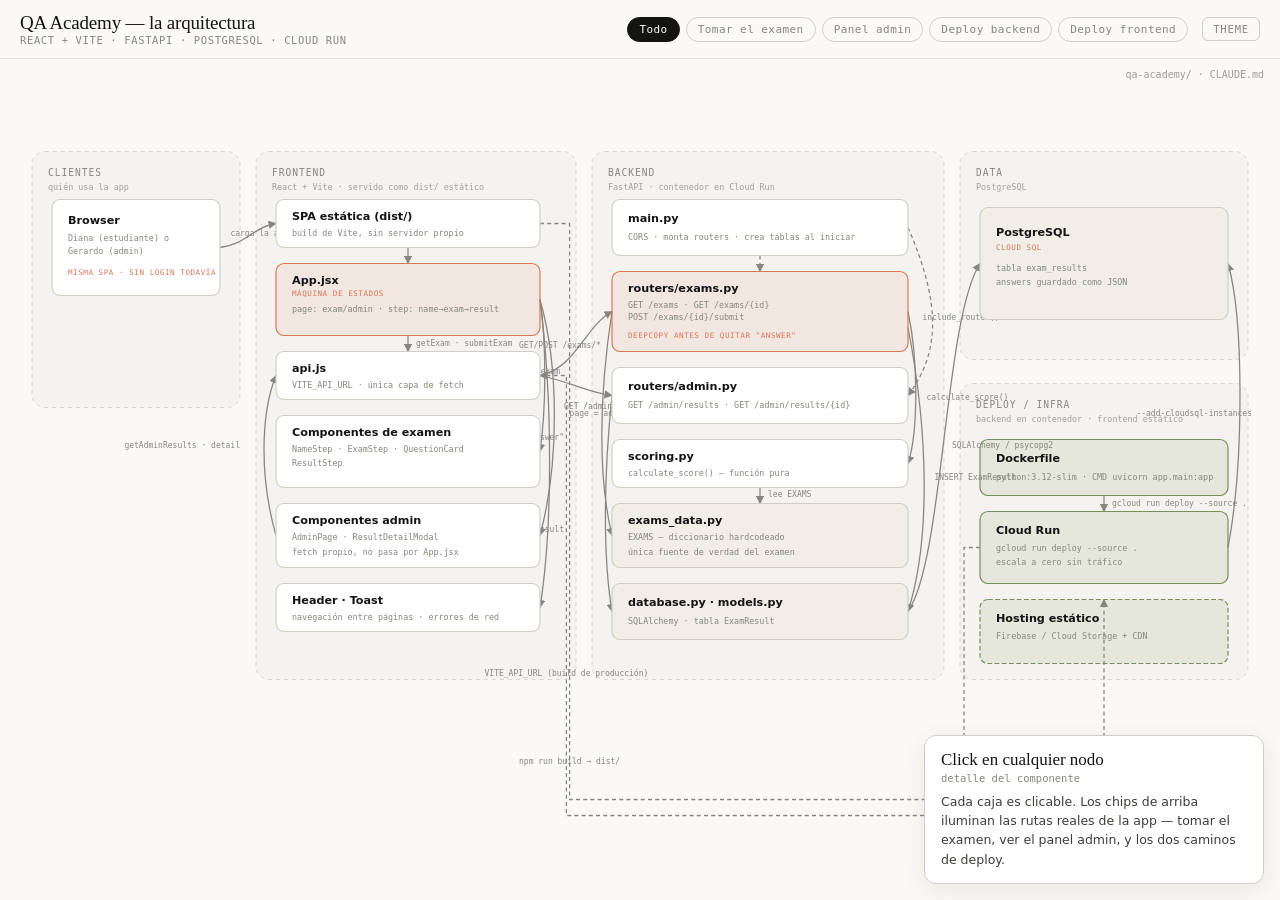
<file: qa-academy/docs/architecture.html>
<!doctype html>
<html lang="es">
<head>
<meta charset="utf-8">
<meta name="viewport" content="width=device-width, initial-scale=1">
<title>QA Academy — arquitectura</title>
<script>
  (function () {
    const saved = localStorage.getItem('theme');
    const dark = saved ? saved === 'dark' : matchMedia('(prefers-color-scheme: dark)').matches;
    document.documentElement.classList.toggle('dark', dark);
  })();
</script>
<style>
  :root {
    --bg: #FAF9F5; --surface: #FFFFFF; --surface2: #F0EEE6;
    --ink: #141413; --body: #3D3D3A; --muted: #87867F;
    --line: #D1CFC5; --line-soft: #E6E3DA;
    --clay: #D97757; --clay-soft: rgba(217,119,87,0.10);
    --olive: #788C5D; --olive-soft: rgba(120,140,93,0.12);
    --gold: #C9A45C; --blue: #5B7E96;
    --zone: rgba(20,20,19,0.025); --zone-line: #D1CFC5;
    --serif: ui-serif, Georgia, "Times New Roman", serif;
    --sans: system-ui, -apple-system, "Segoe UI", Roboto, sans-serif;
    --mono: ui-monospace, "SF Mono", Menlo, Consolas, monospace;
  }
  html.dark {
    --bg: #141413; --surface: #1F1F1D; --surface2: #2A2A28;
    --ink: #FAF9F5; --body: #D1CFC5; --muted: #87867F;
    --line: #3D3D3A; --line-soft: #2A2A28;
    --clay: #E48A6E; --clay-soft: rgba(228,138,110,0.14);
    --olive: #9DB07C; --olive-soft: rgba(157,176,124,0.16);
    --gold: #D4B36F; --blue: #7FA3BC;
    --zone: rgba(250,249,245,0.03); --zone-line: #3D3D3A;
  }
  * { box-sizing: border-box; margin: 0; padding: 0; }
  html, body { height: 100%; }
  body {
    background: var(--bg); color: var(--body); font-family: var(--sans);
    -webkit-font-smoothing: antialiased; display: flex; flex-direction: column; overflow: hidden;
  }

  /* ── top bar ─────────────────────────────── */
  .bar {
    display: flex; align-items: center; gap: 14px; flex-wrap: wrap;
    padding: 12px 20px; border-bottom: 1px solid var(--line-soft); flex: none;
  }
  .bar h1 { font-family: var(--serif); font-weight: 500; font-size: 19px; color: var(--ink); letter-spacing: -0.01em; }
  .bar .sub { font-family: var(--mono); font-size: 10.5px; color: var(--muted); letter-spacing: 0.06em; text-transform: uppercase; }
  .spacer { flex: 1; }
  .chips { display: flex; gap: 6px; flex-wrap: wrap; }
  .chip {
    font-family: var(--mono); font-size: 11px; letter-spacing: 0.04em;
    padding: 5px 11px; border: 1px solid var(--line); border-radius: 999px;
    background: transparent; color: var(--muted); cursor: pointer; transition: all .15s ease;
  }
  .chip:hover { color: var(--ink); border-color: var(--muted); }
  .chip.on { background: var(--ink); border-color: var(--ink); color: var(--bg); }
  #themeToggle {
    font-family: var(--mono); font-size: 10.5px; text-transform: uppercase; letter-spacing: 0.08em;
    padding: 5px 10px; border: 1px solid var(--line); border-radius: 6px;
    background: transparent; color: var(--muted); cursor: pointer;
  }
  #themeToggle:hover { color: var(--ink); border-color: var(--muted); }

  /* ── stage ───────────────────────────────── */
  .stage { flex: 1; position: relative; min-height: 0; }
  .stage svg { position: absolute; inset: 0; width: 100%; height: 100%; display: block; }

  /* zones */
  .zone rect { fill: var(--zone); stroke: var(--zone-line); stroke-width: 1; stroke-dasharray: 5 5; rx: 16; }
  .zone .ztitle { font-family: var(--mono); font-size: 12px; letter-spacing: 0.1em; text-transform: uppercase; fill: var(--muted); }
  .zone .zsub { font-family: var(--mono); font-size: 10.5px; fill: var(--muted); opacity: 0.75; }

  /* nodes */
  .node { cursor: pointer; }
  .node rect { fill: var(--surface); stroke: var(--line); stroke-width: 1.5; rx: 10; transition: stroke .15s ease, filter .15s ease; }
  .node:hover rect { stroke: var(--muted); }
  .node.sel rect { stroke: var(--clay) !important; stroke-width: 2; }
  .node .t  { font-family: var(--sans); font-size: 14px; font-weight: 600; fill: var(--ink); pointer-events: none; }
  .node .m  { font-family: var(--mono); font-size: 10.5px; fill: var(--muted); pointer-events: none; }
  .node .k  { font-family: var(--mono); font-size: 9.5px; letter-spacing: 0.07em; text-transform: uppercase; fill: var(--clay); pointer-events: none; }
  .node.gate rect { fill: var(--clay-soft); stroke: var(--clay); }
  .node.store rect { fill: var(--surface2); }
  .node.infra rect { fill: var(--olive-soft); stroke: var(--olive); }
  .node.ext rect { stroke-dasharray: 6 3; }

  /* edges */
  .edge { stroke: var(--muted); stroke-width: 1.6; fill: none; marker-end: url(#a-mut); transition: opacity .2s ease, stroke .2s ease; }
  .edge.dash { stroke-dasharray: 5 4; }
  .elbl { font-family: var(--mono); font-size: 10px; fill: var(--muted); transition: opacity .2s ease; }

  /* flow highlighting */
  .stage.flowing .edge { opacity: 0.12; }
  .stage.flowing .elbl { opacity: 0.12; }
  .stage.flowing .node { opacity: 0.30; }
  .stage.flowing .zone { opacity: 0.45; }
  .stage.flowing .edge.lit {
    opacity: 1; stroke: var(--clay); marker-end: url(#a-clay);
    stroke-dasharray: 7 5; animation: march 0.9s linear infinite;
  }
  .stage.flowing .elbl.lit { opacity: 1; fill: var(--clay); font-weight: 700; }
  .stage.flowing .node.lit { opacity: 1; }
  .stage.flowing .node.lit rect { stroke: var(--clay); }
  @keyframes march { to { stroke-dashoffset: -12; } }
  @media (prefers-reduced-motion: reduce) { .stage.flowing .edge.lit { animation: none; } }

  /* ── floating cards ──────────────────────── */
  .card {
    position: absolute; max-width: 360px;
    background: var(--surface); border: 1px solid var(--line); border-radius: 12px;
    padding: 14px 16px; box-shadow: 0 6px 24px rgba(0,0,0,0.08);
  }
  #detail { right: 16px; bottom: 16px; width: 340px; }
  #detail h3 { font-family: var(--serif); font-weight: 500; font-size: 17px; color: var(--ink); margin-bottom: 2px; }
  #detail .meta { font-family: var(--mono); font-size: 10.5px; color: var(--muted); margin-bottom: 8px; }
  #detail p { font-size: 12.5px; line-height: 1.55; }
  #detail p code, #flowcap code { font-family: var(--mono); font-size: 11px; color: var(--clay); background: var(--clay-soft); padding: 1px 4px; border-radius: 4px; }
  #flowcap { left: 16px; bottom: 16px; max-width: 460px; display: none; }
  #flowcap.show { display: block; }
  #flowcap .fname { font-family: var(--mono); font-size: 10.5px; letter-spacing: 0.08em; text-transform: uppercase; color: var(--clay); margin-bottom: 6px; }
  #flowcap ol { margin-left: 18px; }
  #flowcap li { font-size: 12.5px; line-height: 1.55; margin-bottom: 2px; }
  .src { position: absolute; top: 10px; right: 16px; font-family: var(--mono); font-size: 10px; color: var(--muted); opacity: 0.8; }
  @media (max-width: 880px) {
    body { overflow: auto; }
    .stage { min-height: 70vh; }
    #detail { position: static; width: auto; margin: 10px 16px; }
    #flowcap { position: static; margin: 0 16px 16px; }
  }
</style>
</head>
<body>

<div class="bar">
  <div>
    <h1>QA Academy — la arquitectura</h1>
    <div class="sub">React + Vite · FastAPI · PostgreSQL · Cloud Run</div>
  </div>
  <div class="spacer"></div>
  <div class="chips" id="chips">
    <button class="chip on" data-flow="all">Todo</button>
    <button class="chip" data-flow="exam">Tomar el examen</button>
    <button class="chip" data-flow="admin">Panel admin</button>
    <button class="chip" data-flow="deploy-be">Deploy backend</button>
    <button class="chip" data-flow="deploy-fe">Deploy frontend</button>
  </div>
  <button id="themeToggle">Theme</button>
</div>

<div class="stage" id="stage">
<svg viewBox="0 0 1600 1000" preserveAspectRatio="xMidYMid meet" role="img" aria-label="Diagrama de arquitectura de QA Academy">
  <defs>
    <marker id="a-mut" viewBox="0 0 10 10" refX="9" refY="5" markerWidth="6.5" markerHeight="6.5" orient="auto-start-reverse">
      <path d="M0,0 L10,5 L0,10 z" style="fill: var(--muted)"/>
    </marker>
    <marker id="a-clay" viewBox="0 0 10 10" refX="9" refY="5" markerWidth="6.5" markerHeight="6.5" orient="auto-start-reverse">
      <path d="M0,0 L10,5 L0,10 z" style="fill: var(--clay)"/>
    </marker>
  </defs>

  <!-- ── zones ─────────────────────────────── -->
  <g class="zone" id="z-clients">
    <rect x="40" y="90" width="260" height="320"/>
    <text class="ztitle" x="60" y="120">Clientes</text>
    <text class="zsub" x="60" y="138">quién usa la app</text>
  </g>
  <g class="zone" id="z-frontend">
    <rect x="320" y="90" width="400" height="660"/>
    <text class="ztitle" x="340" y="120">Frontend</text>
    <text class="zsub" x="340" y="138">React + Vite · servido como dist/ estático</text>
  </g>
  <g class="zone" id="z-backend">
    <rect x="740" y="90" width="440" height="660"/>
    <text class="ztitle" x="760" y="120">Backend</text>
    <text class="zsub" x="760" y="138">FastAPI · contenedor en Cloud Run</text>
  </g>
  <g class="zone" id="z-data">
    <rect x="1200" y="90" width="360" height="260"/>
    <text class="ztitle" x="1220" y="120">Data</text>
    <text class="zsub" x="1220" y="138">PostgreSQL</text>
  </g>
  <g class="zone" id="z-infra">
    <rect x="1200" y="380" width="360" height="370"/>
    <text class="ztitle" x="1220" y="410">Deploy / Infra</text>
    <text class="zsub" x="1220" y="428">backend en contenedor · frontend estático</text>
  </g>

  <!-- ── edges ─────────────────────────────── -->
  <path class="edge" id="e1" d="M275,210 C 310,205 315,185 345,180"/>
  <path class="edge" id="e2" d="M510,210 L510,230"/>
  <path class="edge" id="e3" d="M510,320 L510,340"/>
  <path class="edge" id="e4" d="M675,275 C 683,330 683,410 675,465"/>
  <path class="edge" id="e5" d="M675,275 C 699,360 699,480 675,570"/>
  <path class="edge" id="e6" d="M675,275 C 691,400 691,560 675,660"/>
  <path class="edge" id="e7" d="M345,570 C 325,500 325,420 345,370"/>
  <path class="edge" id="e8" d="M675,370 C 720,360 730,310 765,290"/>
  <path class="edge" id="e9" d="M675,370 C 720,380 730,390 765,395"/>
  <path class="edge" id="e10" d="M765,290 C 748,400 748,500 765,570"/>
  <path class="edge" id="e11" d="M1135,290 C 1148,350 1148,440 1135,480"/>
  <path class="edge" id="e12" d="M950,510 L950,530"/>
  <path class="edge" id="e13" d="M1135,310 C 1162,450 1162,580 1135,665"/>
  <path class="edge" id="e14" d="M765,395 C 754,500 754,600 765,665"/>
  <path class="edge" id="e15" d="M1135,665 C 1180,600 1180,300 1225,230"/>
  <path class="edge dash" id="e16" d="M950,220 L950,240"/>
  <path class="edge dash" id="e17" d="M1135,185 C 1176,280 1176,340 1135,395"/>
  <path class="edge" id="e18" d="M1380,520 L1380,540"/>
  <path class="edge" id="e19" d="M1535,585 C 1555,480 1555,300 1535,230"/>
  <path class="edge dash" id="e20" d="M675,180 L712,180 L712,900 L1380,900 L1380,650"/>
  <path class="edge dash" id="e21" d="M1225,585 L1205,585 L1205,920 L708,920 L708,370 L675,370"/>

  <!-- edge labels -->
  <text class="elbl" data-e="e1" x="288" y="195">carga la app</text>
  <text class="elbl" data-e="e3" x="520" y="333">getExam · submitExam</text>
  <text class="elbl" data-e="e4" x="700" y="368" text-anchor="end">step = exam</text>
  <text class="elbl" data-e="e5" x="712" y="420">page = admin</text>
  <text class="elbl" data-e="e7" x="300" y="460" text-anchor="end">getAdminResults · detail</text>
  <text class="elbl" data-e="e8" x="700" y="335" text-anchor="middle">GET/POST /exams/*</text>
  <text class="elbl" data-e="e9" x="705" y="412">GET /admin/*</text>
  <text class="elbl" data-e="e10" x="705" y="450" text-anchor="end">deepcopy + strip "answer"</text>
  <text class="elbl" data-e="e11" x="1158" y="400">calculate_score()</text>
  <text class="elbl" data-e="e12" x="960" y="522">lee EXAMS</text>
  <text class="elbl" data-e="e13" x="1168" y="500">INSERT ExamResult</text>
  <text class="elbl" data-e="e14" x="705" y="565" text-anchor="end">SELECT ExamResult</text>
  <text class="elbl" data-e="e15" x="1190" y="460">SQLAlchemy / psycopg2</text>
  <text class="elbl" data-e="e17" x="1153" y="300">include_router()</text>
  <text class="elbl" data-e="e18" x="1390" y="533">gcloud run deploy --source .</text>
  <text class="elbl" data-e="e19" x="1565" y="420" text-anchor="end">--add-cloudsql-instances</text>
  <text class="elbl" data-e="e20" x="712" y="855" text-anchor="middle">npm run build → dist/</text>
  <text class="elbl" data-e="e21" x="708" y="745" text-anchor="middle">VITE_API_URL (build de producción)</text>

  <!-- ── nodes: clientes ───────────────────── -->
  <g class="node" data-k="browser">
    <rect x="65" y="150" width="210" height="120"/>
    <text class="t" x="85" y="180">Browser</text>
    <text class="m" x="85" y="202">Diana (estudiante) o</text>
    <text class="m" x="85" y="218">Gerardo (admin)</text>
    <text class="k" x="85" y="244">misma SPA · sin login todavía</text>
  </g>

  <!-- ── nodes: frontend ────────────────────── -->
  <g class="node" data-k="spa">
    <rect x="345" y="150" width="330" height="60"/>
    <text class="t" x="365" y="175">SPA estática (dist/)</text>
    <text class="m" x="365" y="196">build de Vite, sin servidor propio</text>
  </g>
  <g class="node gate" data-k="appjsx">
    <rect x="345" y="230" width="330" height="90"/>
    <text class="t" x="365" y="255">App.jsx</text>
    <text class="k" x="365" y="271">máquina de estados</text>
    <text class="m" x="365" y="291">page: exam/admin · step: name→exam→result</text>
  </g>
  <g class="node" data-k="apijs">
    <rect x="345" y="340" width="330" height="60"/>
    <text class="t" x="365" y="365">api.js</text>
    <text class="m" x="365" y="386">VITE_API_URL · única capa de fetch</text>
  </g>
  <g class="node" data-k="examcomp">
    <rect x="345" y="420" width="330" height="90"/>
    <text class="t" x="365" y="445">Componentes de examen</text>
    <text class="m" x="365" y="466">NameStep · ExamStep · QuestionCard</text>
    <text class="m" x="365" y="483">ResultStep</text>
  </g>
  <g class="node" data-k="admincomp">
    <rect x="345" y="530" width="330" height="80"/>
    <text class="t" x="365" y="555">Componentes admin</text>
    <text class="m" x="365" y="576">AdminPage · ResultDetailModal</text>
    <text class="m" x="365" y="594">fetch propio, no pasa por App.jsx</text>
  </g>
  <g class="node" data-k="headertoast">
    <rect x="345" y="630" width="330" height="60"/>
    <text class="t" x="365" y="655">Header · Toast</text>
    <text class="m" x="365" y="676">navegación entre páginas · errores de red</text>
  </g>

  <!-- ── nodes: backend ─────────────────────── -->
  <g class="node" data-k="mainpy">
    <rect x="765" y="150" width="370" height="70"/>
    <text class="t" x="785" y="178">main.py</text>
    <text class="m" x="785" y="200">CORS · monta routers · crea tablas al iniciar</text>
  </g>
  <g class="node gate" data-k="routerexams">
    <rect x="765" y="240" width="370" height="100"/>
    <text class="t" x="785" y="265">routers/exams.py</text>
    <text class="m" x="785" y="285">GET /exams · GET /exams/{id}</text>
    <text class="m" x="785" y="301">POST /exams/{id}/submit</text>
    <text class="k" x="785" y="323">deepcopy antes de quitar "answer"</text>
  </g>
  <g class="node" data-k="routeradmin">
    <rect x="765" y="360" width="370" height="70"/>
    <text class="t" x="785" y="388">routers/admin.py</text>
    <text class="m" x="785" y="410">GET /admin/results · GET /admin/results/{id}</text>
  </g>
  <g class="node" data-k="scoring">
    <rect x="765" y="450" width="370" height="60"/>
    <text class="t" x="785" y="475">scoring.py</text>
    <text class="m" x="785" y="496">calculate_score() — función pura</text>
  </g>
  <g class="node store" data-k="examsdata">
    <rect x="765" y="530" width="370" height="80"/>
    <text class="t" x="785" y="555">exams_data.py</text>
    <text class="m" x="785" y="576">EXAMS — diccionario hardcodeado</text>
    <text class="m" x="785" y="594">única fuente de verdad del examen</text>
  </g>
  <g class="node store" data-k="dbmodels">
    <rect x="765" y="630" width="370" height="70"/>
    <text class="t" x="785" y="658">database.py · models.py</text>
    <text class="m" x="785" y="680">SQLAlchemy · tabla ExamResult</text>
  </g>

  <!-- ── nodes: data ─────────────────────────── -->
  <g class="node store" data-k="postgres">
    <rect x="1225" y="160" width="310" height="140"/>
    <text class="t" x="1245" y="195">PostgreSQL</text>
    <text class="k" x="1245" y="213">Cloud SQL</text>
    <text class="m" x="1245" y="239">tabla exam_results</text>
    <text class="m" x="1245" y="257">answers guardado como JSON</text>
  </g>

  <!-- ── nodes: infra ─────────────────────────── -->
  <g class="node infra" data-k="dockerfile">
    <rect x="1225" y="450" width="310" height="70"/>
    <text class="t" x="1245" y="478">Dockerfile</text>
    <text class="m" x="1245" y="500">python:3.12-slim · CMD uvicorn app.main:app</text>
  </g>
  <g class="node infra" data-k="cloudrun">
    <rect x="1225" y="540" width="310" height="90"/>
    <text class="t" x="1245" y="568">Cloud Run</text>
    <text class="m" x="1245" y="589">gcloud run deploy --source .</text>
    <text class="m" x="1245" y="607">escala a cero sin tráfico</text>
  </g>
  <g class="node infra ext" data-k="statichost">
    <rect x="1225" y="650" width="310" height="80"/>
    <text class="t" x="1245" y="678">Hosting estático</text>
    <text class="m" x="1245" y="699">Firebase / Cloud Storage + CDN</text>
  </g>
</svg>

  <div class="src">qa-academy/ · CLAUDE.md</div>

  <div class="card" id="flowcap">
    <div class="fname" id="f-name"></div>
    <ol id="f-steps"></ol>
  </div>

  <div class="card" id="detail">
    <h3 id="d-title">Click en cualquier nodo</h3>
    <div class="meta" id="d-meta">detalle del componente</div>
    <p id="d-body">Cada caja es clicable. Los chips de arriba iluminan las rutas reales de la app — tomar el examen, ver el panel admin, y los dos caminos de deploy.</p>
  </div>
</div>
<script>
const DETAIL = {
  browser: { t:"Browser", m:"cliente · sin auth todavía", b:"Misma SPA para los dos roles. Diana usa la pestaña Examen; Gerardo, la pestaña Admin. El login para cada uno está en el roadmap, no implementado aún." },
  spa: { t:"SPA estática (dist/)", m:"frontend · build de Vite", b:"<code>npm run build</code> genera HTML/JS/CSS estáticos en <code>frontend/dist/</code>. No necesita servidor propio — se sirve desde cualquier hosting estático (Firebase, Cloud Storage + CDN) o se abre en local con <code>npm run dev</code>." },
  appjsx: { t:"App.jsx", m:"dueño del estado de alto nivel", b:"Controla qué página se ve (<code>exam</code> / <code>admin</code>) y en qué paso del examen está el alumno (<code>name → exam → result</code>), más el toast compartido. El resto de los componentes son en su mayoría presentacionales." },
  apijs: { t:"api.js", m:"única capa de fetch", b:"Todo el tráfico hacia el backend pasa por aquí. La URL base viene de <code>VITE_API_URL</code>, una variable de Vite que se inyecta en <b>build time</b> — no se puede cambiar después de generar el <code>dist/</code>." },
  examcomp: { t:"Componentes de examen", m:"NameStep · ExamStep · QuestionCard · ResultStep", b:"Presentacionales: reciben todo por props desde App.jsx. ExamStep calcula el progreso en vivo; ResultStep pinta el detalle pregunta por pregunta tras el submit." },
  admincomp: { t:"Componentes admin", m:"AdminPage · ResultDetailModal", b:"A diferencia de los componentes de examen, <b>AdminPage maneja su propio fetch</b> y el estado del modal de detalle de forma independiente — no pasa por el estado de App.jsx." },
  headertoast: { t:"Header · Toast", m:"siempre montados", b:"Header controla la navegación entre Examen y Admin. Toast muestra errores de red o validaciones simples, como recordar que hace falta escribir el nombre." },
  mainpy: { t:"main.py", m:"app/main.py", b:"Crea la app de FastAPI, agrega CORS (<code>allow_origins=[\"*\"]</code> — abierto por ahora), corre <code>Base.metadata.create_all()</code> al iniciar, y monta los dos routers." },
  routerexams: { t:"routers/exams.py", m:"GET /exams · GET /exams/{id} · POST /exams/{id}/submit", b:"<b>Detalle que mordió una vez:</b> <code>GET /exams/{id}</code> tiene que devolver un <code>copy.deepcopy()</code> del examen antes de quitar la respuesta correcta. La primera versión mutaba el diccionario <code>EXAMS</code> directamente — después de la primera consulta, calificar cualquier intento fallaba porque la respuesta correcta ya no existía en memoria." },
  routeradmin: { t:"routers/admin.py", m:"GET /admin/results · GET /admin/results/{id}", b:"Solo lectura sobre los <code>ExamResult</code> ya guardados. No conoce el contenido de los exámenes, solo lo que quedó persistido en la base." },
  scoring: { t:"scoring.py", m:"calculate_score() — función pura", b:"Recorre las respuestas del alumno contra <code>EXAMS</code> y devuelve el puntaje total más el detalle pregunta por pregunta. Sin efectos secundarios, sin acceso a la base de datos." },
  examsdata: { t:"exams_data.py", m:"EXAMS — diccionario hardcodeado", b:"Única fuente de verdad de preguntas, opciones y respuestas correctas. No hay tabla ni panel para autorear exámenes — agregar un módulo nuevo significa editar este diccionario a mano." },
  dbmodels: { t:"database.py · models.py", m:"SQLAlchemy", b:"Una sola tabla, <code>ExamResult</code>: una fila por examen entregado, con el detalle de calificación guardado como JSON en la columna <code>answers</code> en vez de filas normalizadas." },
  postgres: { t:"PostgreSQL", m:"Cloud SQL", b:"<code>DATABASE_URL</code> por defecto apunta a <code>localhost/qaacademy</code> para desarrollo. En producción se conecta vía socket Unix de Cloud SQL." },
  dockerfile: { t:"Dockerfile", m:"backend/Dockerfile", b:"Imagen <code>python:3.12-slim</code>. El <code>CMD</code> usa la forma shell a propósito, para poder expandir <code>${PORT:-8080}</code> — Cloud Run inyecta ese puerto en runtime." },
  cloudrun: { t:"Cloud Run", m:"gcloud run deploy --source .", b:"Construye la imagen desde el Dockerfile y la publica directamente, sin pasar por Artifact Registry a mano. El servicio escala a cero cuando no hay tráfico." },
  statichost: { t:"Hosting estático", m:"Firebase / Cloud Storage + CDN", b:"Cualquier hosting estático sirve <code>frontend/dist/</code>. No corre código del lado del servidor — toda la lógica vive en el navegador y en el backend de Cloud Run." },
};

const FLOWS = {
  exam: {
    name: "Tomar el examen",
    edges: ["e1","e2","e3","e4","e8","e10","e11","e12","e13","e15"],
    nodes: ["browser","spa","appjsx","apijs","examcomp","routerexams","examsdata","scoring","dbmodels","postgres"],
    steps: ["Diana escribe su nombre y App.jsx pasa a <code>step=\"exam\"</code>","api.js hace <code>GET /exams/modulo1</code>; el backend devuelve una copia profunda de EXAMS, sin respuestas correctas","Al entregar, <code>POST /exams/modulo1/submit</code> corre <code>calculate_score()</code> contra el EXAMS original","Se inserta un <code>ExamResult</code> (score + detail JSON) en Postgres y la SPA muestra el resultado"]
  },
  admin: {
    name: "Panel de administrador",
    edges: ["e1","e2","e5","e7","e9","e14","e15"],
    nodes: ["browser","spa","appjsx","admincomp","apijs","routeradmin","dbmodels","postgres"],
    steps: ["Gerardo abre la pestaña Admin; App.jsx cambia a <code>page=\"admin\"</code>","AdminPage hace su propio fetch a <code>GET /admin/results</code>, independiente del flujo de examen","routers/admin.py consulta <code>ExamResult</code> ordenado por fecha y lo devuelve","Al hacer clic en \"Ver\", un segundo fetch trae el detalle para el modal"]
  },
  "deploy-be": {
    name: "Deploy del backend",
    edges: ["e18","e19"],
    nodes: ["dockerfile","cloudrun","postgres"],
    steps: ["Desde <code>backend/</code> se corre <code>gcloud run deploy --source .</code>, que construye la imagen con el Dockerfile","Cloud Run levanta el contenedor escuchando en <code>$PORT</code>","Si usa Cloud SQL, la instancia se conecta con <code>--add-cloudsql-instances</code>"]
  },
  "deploy-fe": {
    name: "Deploy del frontend",
    edges: ["e20","e21"],
    nodes: ["spa","statichost","cloudrun","apijs"],
    steps: ["<code>npm run build</code> genera <code>frontend/dist/</code> con <code>VITE_API_URL</code> inyectado en build time","Esa variable debe apuntar a la URL real de Cloud Run <b>antes</b> de buildear — no se puede cambiar después","<code>dist/</code> se sube a cualquier hosting estático (Firebase, Cloud Storage + CDN)"]
  }
};

const stage = document.getElementById('stage');
const nodes = document.querySelectorAll('.node');
const edges = document.querySelectorAll('.edge');
const elbls = document.querySelectorAll('.elbl');
const chips = document.querySelectorAll('.chip');
const fcap = document.getElementById('flowcap');

function setFlow(key) {
  chips.forEach(c => c.classList.toggle('on', c.dataset.flow === key));
  edges.forEach(e => e.classList.remove('lit'));
  elbls.forEach(l => l.classList.remove('lit'));
  nodes.forEach(n => n.classList.remove('lit'));
  if (key === 'all') { stage.classList.remove('flowing'); fcap.classList.remove('show'); return; }
  const f = FLOWS[key];
  stage.classList.add('flowing');
  f.edges.forEach(id => document.getElementById(id)?.classList.add('lit'));
  elbls.forEach(l => { if (f.edges.includes(l.dataset.e)) l.classList.add('lit'); });
  f.nodes.forEach(k => document.querySelector(`.node[data-k="${k}"]`)?.classList.add('lit'));
  document.getElementById('f-name').textContent = f.name;
  document.getElementById('f-steps').innerHTML = f.steps.map(s => `<li>${s}</li>`).join('');
  fcap.classList.add('show');
}
chips.forEach(c => c.addEventListener('click', () => setFlow(c.dataset.flow)));

nodes.forEach(n => n.addEventListener('click', () => {
  nodes.forEach(x => x.classList.remove('sel'));
  n.classList.add('sel');
  const d = DETAIL[n.dataset.k];
  if (!d) return;
  document.getElementById('d-title').textContent = d.t;
  document.getElementById('d-meta').textContent = d.m;
  document.getElementById('d-body').innerHTML = d.b;
}));

document.getElementById('themeToggle').addEventListener('click', () => {
  const dark = !document.documentElement.classList.contains('dark');
  document.documentElement.classList.toggle('dark', dark);
  localStorage.setItem('theme', dark ? 'dark' : 'light');
});
</script>
</body>
</html>
</file>
